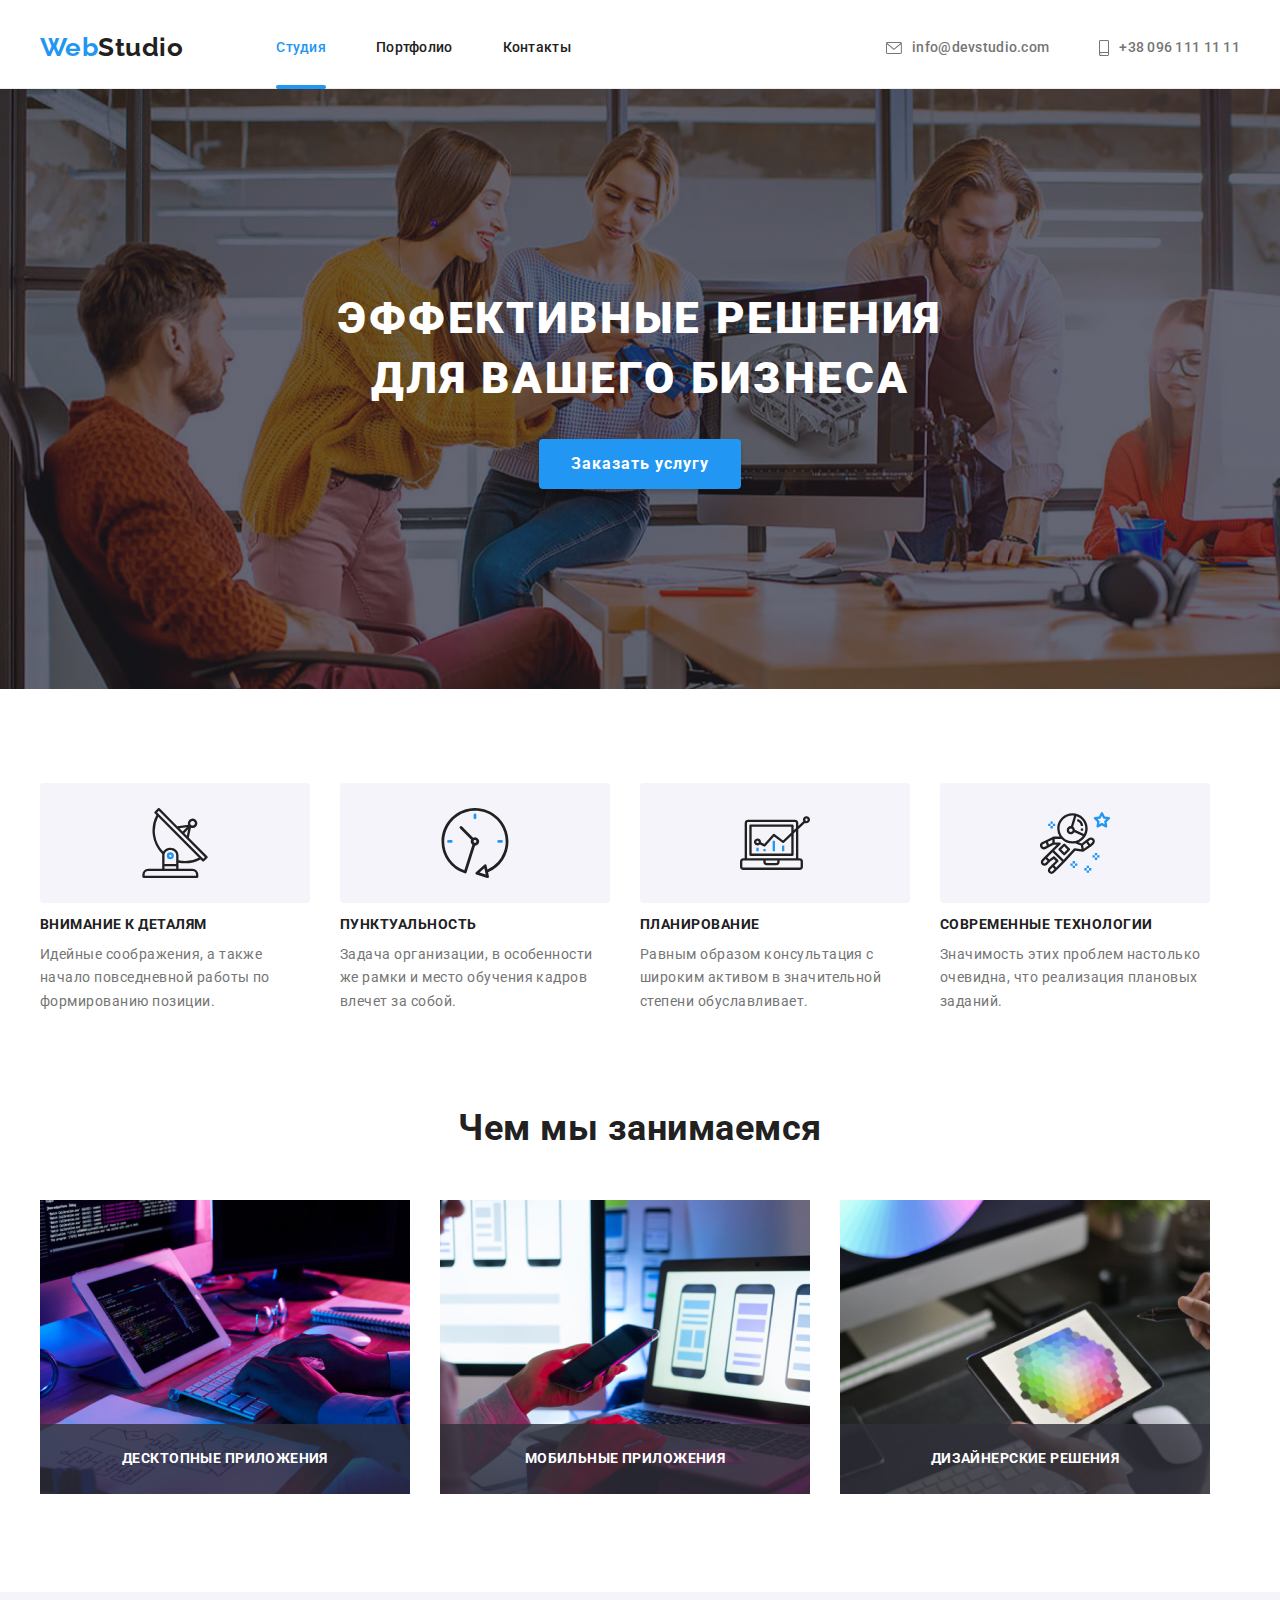
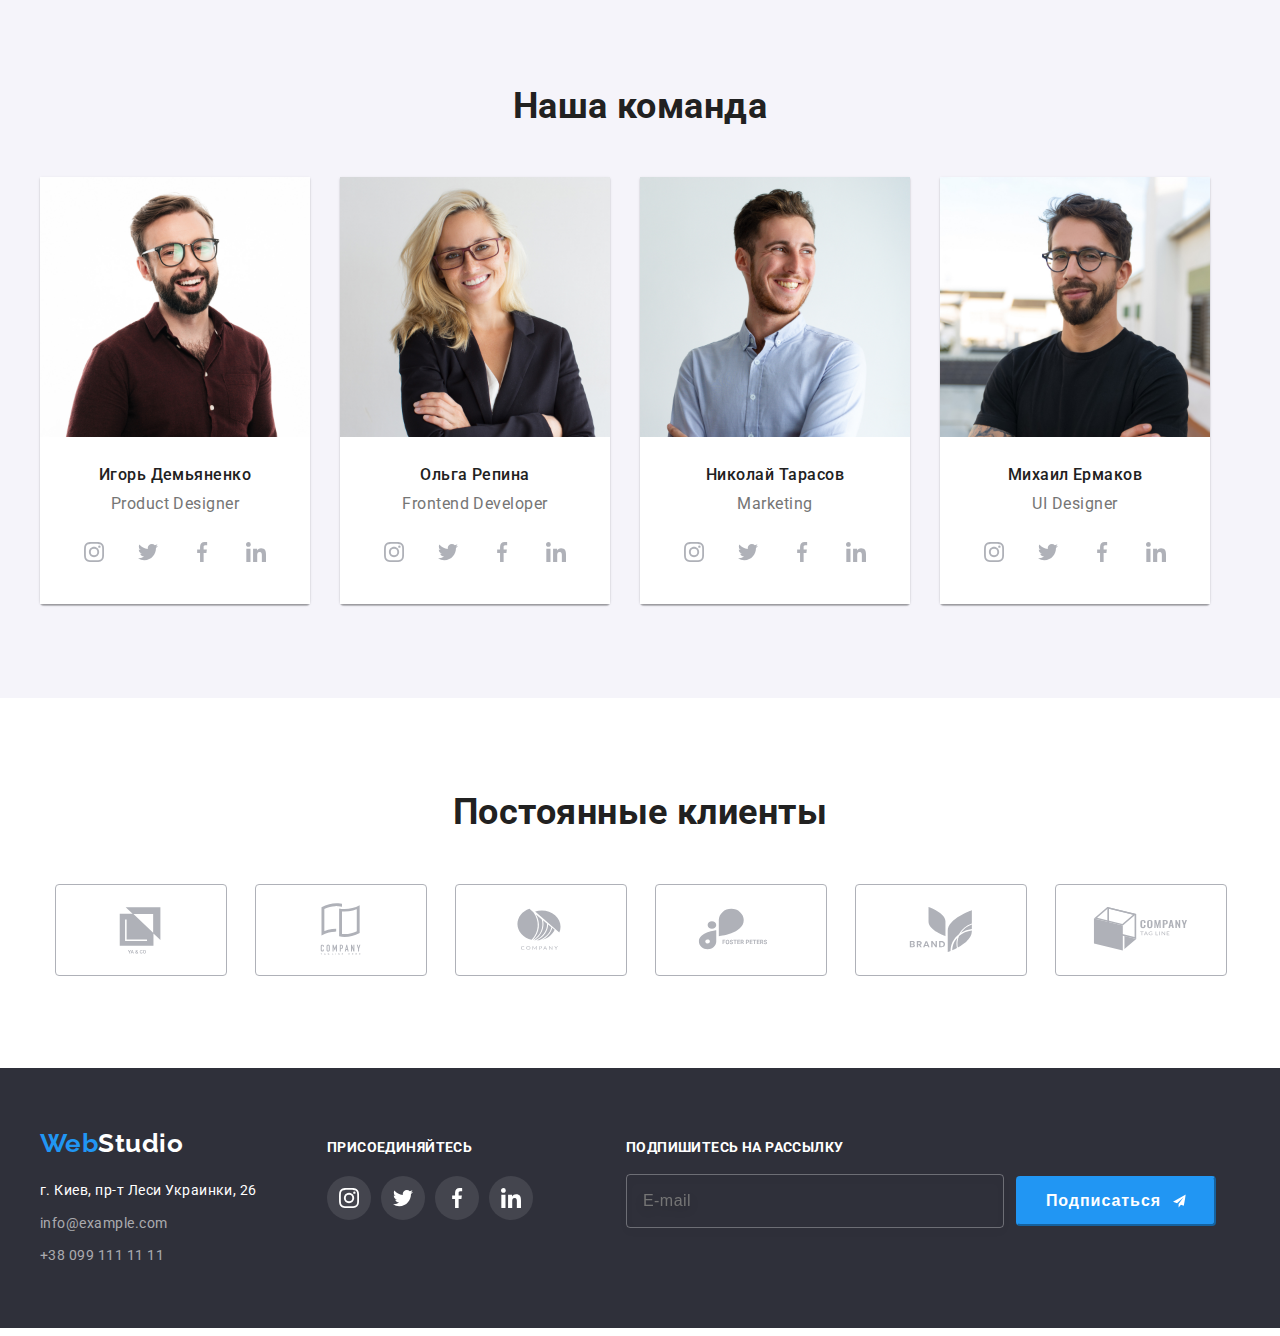
<file: index.html>
<!DOCTYPE html>
<html lang="ru">
<head>
    <meta charset="UTF-8">
    <meta http-equiv="X-UA-Compatible" content="IE=edge">
    <meta name="viewport" content="width=device-width, initial-scale=1.0">
    <title>Webstudio</title>
    <link href="https://fonts.googleapis.com/css2?family=Raleway:wght@700&family=Roboto:wght@400;500;700;900&display=swap" rel="stylesheet">
    <link rel="stylesheet" href="https://cdnjs.cloudflare.com/ajax/libs/modern-normalize/1.1.0/modern-normalize.min.css" integrity="sha512-wpPYUAdjBVSE4KJnH1VR1HeZfpl1ub8YT/NKx4PuQ5NmX2tKuGu6U/JRp5y+Y8XG2tV+wKQpNHVUX03MfMFn9Q==" crossorigin="anonymous" referrerpolicy="no-referrer" />
    <link rel="stylesheet" href="./css/styles.css">
</head>
<body>
   
    <header class="header">
        <div class="container-header">
        <a class="logo" href="./index.html" lang="en"><span class="logo-header">Web</span><span class="second-logo-header">Studio</span></a>
        <nav>
            <ul class="site-nav">
                <li class="site-nav-acent">
                    <a class="site-link-acent" href="./index.html">Студия</a>
                </li>
                <li>
                    <a class="site-link" href="./portfolio.html">Портфолио</a>
                </li>
                <li>
                    <a class="site-link" href="">Контакты</a>
                </li>
            </ul>
        </nav>
        <ul class="auth-nav">
            <li class="item">
        <a class="contacts-header" href="mailto:info@devstudio.com">info@devstudio.com
        <svg class="mail" width="16" height="12">
            <use href="./img/sprite.svg#icon-envelope-hover"></use>
        </svg>
    </a>
    </li>
            <li class="item">
        <a class="contacts-header" href="tel:+380961111111">+38 096 111 11 11       
        <svg class="phone" width="10" height="16">
            <use href="./img/sprite.svg#icon-smartphone"></use>
        </svg>   
    </a>      
    </li>
    </ul>  
    </div> 
    </header>
    
    <main> 
        <section class="hero">
            <h1 class="hero-title">Эффективные решения <br> для вашего бизнеса</h1>
            <button class="hero-button" type="button" data-modal-open>Заказать услугу</button>
        </section>
        
        <section class="section-about" id="about"> 
            <div class="container">
            <h2 hidden>О нас</h2>     
        <ul class="about">
            <li class="about-item">
                <div class="about-image">
                    <svg class="about-icon" width="70" height="70">
                        <use href="./img/sprite.svg#icon-antenna"></use>
                    </svg>
                </div>
                <h3 class="about-title">Внимание к деталям</h3>
                <p class="about-list">Идейные соображения, а также начало повседневной работы по формированию позиции.</p>
            </li>
            <li class="about-item">
                <div class="about-image">
                    <svg class="about-icon"  width="70" height="70">
                        <use href="./img/sprite.svg#icon-clock"></use>
                    </svg>
                </div>
                <h3 class="about-title">Пунктуальность</h3>
                <p class="about-list">Задача организации, в особенности же рамки и место обучения кадров влечет за собой.</p>
            </li>
            <li class="about-item">
                <div class="about-image">
                    <svg class="about-icon"  width="70" height="70">
                        <use href="./img/sprite.svg#icon-diagram"></use>
                    </svg>
                </div>
                <h3 class="about-title">Планирование</h3>
                <p class="about-list">Равным образом консультация с широким активом в значительной степени обуславливает.</p>
            </li>
            <li class="about-item">
                <div class="about-image">
                    <svg class="about-icon"  width="70" height="70">
                        <use href="./img/sprite.svg#icon-astronaut"></use>
                    </svg>
                </div>
                <h3 class="about-title">Современные технологии</h3>
                <p class="about-list">Значимость этих проблем настолько очевидна, что реализация плановых заданий.</p>
            </li>
        </ul>
        </div>  
        </section>
        
        
        <section class="portfolio" id="portfolio">
            <div class="container">
            <h2  class="portfolio-title">Чем мы занимаемся</h2>
            <ul class="portfolio-list">
                <li class="portfolio-foto">
                    <img 
                    src="./img/portfolio/img1.jpg" alt="руки печатают код на клавиатуре"
                    width="370"
                    />
                    <div class="over-thumb"> 
                    <p class="portfolio-text">ДЕСКТОПНЫЕ ПРИЛОЖЕНИЯ</p>
                </div>
                </li>
                <li class="portfolio-foto">
                    <img 
                    src="./img/portfolio/img2.jpg" alt="руки держат телефон"
                    width="370"
                    />
                    <div class="over-thumb"> 
                    <p class="portfolio-text">МОБИЛЬНЫЕ ПРИЛОЖЕНИЯ</p>
                </div>
                </li >
                <li class="portfolio-foto">
                    <img 
                    src="./img/portfolio/img3.jpg" alt="выбор цвета на планшете"
                    width="370"
                    />
                    <div class="over-thumb"> 
                    <p class="portfolio-text">ДИЗАЙНЕРСКИЕ РЕШЕНИЯ</p>
                </div>
                </li>
            </ul>
        </div>
        </section>
       
       
        <section class="team" id="team">
            <div class="container">
            <h2 class="team-title">Наша команда</h2>
            <ul class="team-list">
                <li class="team-foto">
                    <img 
                    src="./img/team/igor.jpg" alt="Игорь Демьяненко"
                    width="270"
                    />
                    <div class="team-div">
                    <h3 class="team-name">Игорь Демьяненко</h3>
                    <p class="team-profession" lang="en">Product Designer</p>
                    <ul class="social-list list">
                        <li class="social-list-item">
                            <a class="social-list-link" href=""> 
                                <svg class="social-list-icon" width="20" height="20">
                                    <use href="./img/sprite.svg#icon-instagram-1"></use>
                                </svg>
                            </a>
                         </li>
                        <li class="social-list-item">
                            <a class="social-list-link" href="">
                        <svg class="social-list-icon" width="20" height="20">
                            <use href="./img/sprite.svg#icon-twitter"></use>
                        </svg>
                              </a>
                        </li>
                        <li  class="social-list-item">
                            <a class="social-list-link" href="">
                        <svg class="social-list-icon" width="20" height="20">
                            <use href="./img/sprite.svg#icon-facebook"></use>
                        </svg>
                            </a>
                        </li>
                        <li class="social-list-item">
                            <a class="social-list-link" href="">
                        <svg class="social-list-icon" width="20" height="20">
                            <use href="./img/sprite.svg#icon-linkedin"></use>
                        </svg>
                            </a>
                        </li>
                    </ul>

                    </div>
                </li>
                <li class="team-foto">
                    <img 
                    src="./img/team/olga.jpg" alt="Ольга Репина"
                    width="270"
                    />
                    <div class="team-div">
                    <h3 class="team-name">Ольга Репина</h3>
                    <p class="team-profession" lang="en">Frontend Developer</p>
                    <ul class="social-list list">
                        <li class="social-list-item">
                            <a class="social-list-link" href=""> 
                                <svg class="social-list-icon" width="20" height="20">
                                    <use href="./img/sprite.svg#icon-instagram-1"></use>
                                </svg>
                            </a>
                         </li>
                        <li class="social-list-item">
                            <a class="social-list-link" href="">
                        <svg class="social-list-icon" width="20" height="20">
                            <use href="./img/sprite.svg#icon-twitter"></use>
                        </svg>
                              </a>
                        </li>
                        <li class="social-list-item">
                            <a class="social-list-link" href="">
                        <svg class="social-list-icon" width="20" height="20">
                            <use href="./img/sprite.svg#icon-facebook"></use>
                        </svg>
                            </a>
                        </li>
                        <li class="social-list-item">
                            <a class="social-list-link" href="">
                        <svg class="social-list-icon" width="20" height="20">
                            <use href="./img/sprite.svg#icon-linkedin"></use>
                        </svg>
                            </a>
                        </li>
                    </ul>
                    </div>  
                </li>
                <li class="team-foto">
                    <img 
                    src="./img/team/nikolay.jpg" alt="Николай Тарасов"
                    width="270"
                    />
                    <div class="team-div">
                    <h3 class="team-name">Николай Тарасов</h3>
                    <p class="team-profession" lang="en">Marketing</p>
                    <ul class="social-list list">
                        <li class="social-list-item">
                            <a class="social-list-link" href=""> 
                                <svg class="social-list-icon" width="20" height="20">
                                    <use href="./img/sprite.svg#icon-instagram-1"></use>
                                </svg>
                            </a>
                         </li>
                        <li class="social-list-item">
                            <a class="social-list-link" href="">
                        <svg class="social-list-icon" width="20" height="20">
                            <use href="./img/sprite.svg#icon-twitter"></use>
                        </svg>
                              </a>
                        </li>
                        <li class="social-list-item" >
                            <a class="social-list-link" href="">
                        <svg class="social-list-icon" width="20" height="20">
                            <use href="./img/sprite.svg#icon-facebook"></use>
                        </svg>
                            </a>
                        </li>
                        <li class="social-list-item">
                            <a class="social-list-link" href="">
                        <svg class="social-list-icon" width="20" height="20">
                            <use href="./img/sprite.svg#icon-linkedin"></use>
                        </svg>
                            </a>
                        </li>
                    </ul>
                    </div>
                </li>
                <li class="team-foto">
                    <img 
                    src="./img/team/michail.jpg" alt="Михаил Ермаков"
                    width="270"
                    />
                    <div class="team-div">
                    <h3 class="team-name">Михаил Ермаков</h3>
                    <p class="team-profession" lang="en">UI Designer</p>
                    <ul class="social-list list">
                        <li class="social-list-item">
                            <a class="social-list-link" href=""> 
                                <svg class="social-list-icon" width="20" height="20">
                                    <use href="./img/sprite.svg#icon-instagram-1"></use>
                                </svg>
                            </a>
                         </li>
                        <li class="social-list-item">
                            <a class="social-list-link" href="">
                        <svg class="social-list-icon" width="20" height="20">
                            <use href="./img/sprite.svg#icon-twitter"></use>
                        </svg>
                              </a>
                        </li>
                        <li class="social-list-item" >
                            <a class="social-list-link" href="">
                        <svg class="social-list-icon" width="20" height="20">
                            <use href="./img/sprite.svg#icon-facebook"></use>
                        </svg>
                            </a>
                        </li>
                        <li class="social-list-item">
                            <a class="social-list-link" href="">
                        <svg class="social-list-icon" width="20" height="20">
                            <use href="./img/sprite.svg#icon-linkedin"></use>
                        </svg>
                            </a>
                        </li>
                    </ul>
                    </div> 
                </li>
            </ul>
        </div>
        </section>
        <section class="clients">
            <div class="container">
            <h2 class="clients-title">Постоянные клиенты</h2>
            <ul class="clients-list">
                <li class="clients-item">
                    <a href="#" class="clients-link">
                    <svg class="clients-icon" width="106" height="60">
                        <use href="./img/sprite.svg#icon-Logo1"></use>
                    </svg>
                    </a>
                </li>
                <li class="clients-item">
                    <a href="#" class="clients-link">
                    <svg class="clients-icon" width="106" height="60">
                        <use  href="./img/sprite.svg#icon-Logo2"></use>
                    </svg>
                    </a>
                </li>
                <li class="clients-item">
                    <a href="" class="clients-link">
                    <svg class="clients-icon" width="106" height="60">
                        <use  href="./img/sprite.svg#icon-Logo3"></use>
                    </svg>
                    </a>
                </li>
                <li class="clients-item">
                    <a href="" class="clients-link">
                    <svg class="clients-icon" width="106" height="60">
                        <use  href="./img/sprite.svg#icon-Logo4"></use>
                    </svg>
                    </a>
                </li>
                <li class="clients-item">
                    <a href="" class="clients-link">
                    <svg class="clients-icon" width="106" height="60">
                        <use  href="./img/sprite.svg#icon-Logo5"></use>
                    </svg>
                    </a>
                </li>
                <li class="clients-item">
                    <a href="" class="clients-link">
                    <svg class="clients-icon" width="106" height="60">
                        <use  href="./img/sprite.svg#icon-Logo6"></use>
                    </svg>
                    </a>
                </li>
            </ul>
            </div>
        </section>
    
    </main>
    
    
    <footer class="footer">
        <div class="container footer-container">
        <div class="div-footer-adress">
        <a class="logo-footer" href="./index.html" lang="en"><span class="first-logo-footer">Web</span><span class="second-logo-footer">Studio</span></a>
        <address>
            <ul class="footer-list">
                <li class="footer-item">
                    <a class="footer-adress" href="https://goo.gl/maps/wfTjj3yzRc8zub3m8"
                    target="_blank"
                    rel="noopener noreferrer"
                    >г. Киев, пр-т Леси Украинки, 26</a> 
                </li>
                <li class="footer-item">
                    <a class="footer-contacts" href="mailto:info@example.com">info@example.com</a> 
                </li>
                <li class="footer-item">
                    <a class="footer-contacts" href="tel:+380991111111">+38 099 111 11 11</a> 
                </li>
            </ul>
        </address>
        </div>
            <div class="footer-social-links" >
            <h3 class="footer-title">ПРИСОЕДИНЯЙТЕСЬ</h3>
            <ul class="footer-social-list">
                <li class="footer-social-item">
                    <a class="footer-social-link" href="">
                <svg class="footer-social-icon" width="20" height="20">
                    <use href="./img/sprite.svg#icon-instagram-footer"></use>
                </svg>
            </a>
                </li>
                <li class="footer-social-item">
                    <a class="footer-social-link" href="">
                <svg class="footer-social-icon" width="20" height="20">
                    <use href="./img/sprite.svg#icon-twitter-footer"></use>
                </svg>
            </a>
                </li>
                <li class="footer-social-item">
                    <a class="footer-social-link" href="">
                <svg class="footer-social-icon" width="20" height="20">
                    <use href="./img/sprite.svg#icon-facebook-footer"></use>
                </svg>
            </a>
                </li>
                <li class="footer-social-item">
                    <a class="footer-social-link" href="">
                <svg class="footer-social-icon"width="20" height="20">
                    <use href="./img/sprite.svg#icon-linkedin-footer"></use>
                </svg>
            </a>
                </li>
            </ul>
            </div>
            <div class="footer-email-div">
                <h3 class="footer-title">ПОДПИШИТЕСЬ НА РАССЫЛКУ</h3>
                
                <form class="footer-email-form">
                    <label class="footer-form-field">
                        <input 
                        name="user_email" 
                        class="footer-form-input" 
                        type="email" 
                        required 
                        placeholder="E-mail"
                        />
                    </label>
                        <button class="telegram-follow">Подписаться
                        <svg class="telegram-follow-icon" width="24" height="24">
                            <use href="./img/sprite.svg#icon-icon-send"></use>
                        </svg>
                        </button>
                </form>
            
            </div>
        </div>
        
    </footer>
<div class="backdrop is-hidden" data-modal>
    <div class="modal">
<button type="button" class="modal-close" data-modal-close>
<svg class="close-icon">
    <use href="./img/sprite.svg#icon-Vector" width="12" height="12" ></use>
</svg>
</button>
<p class="hero-form-title">Оставьте свои данные, мы вам перезвоним</p>
<form class="hero-form">
    <label class="hero-form-field">
        <span class="hero-form-label">Имя</span>
        <span class="hero-form-div">
        <input 
        name="user_name"
        class="hero-form-input" 
        type="text"
        required 
        placeholder=""
        />
        <svg class="hero-form-icon">
            <use href="./img/sprite.svg#name-form" width="12" height="12" ></use>
        </svg>
        </span>
    </label>
    <label class="hero-form-field">
        <span class="hero-form-label">Телефон</span>
        <span class="hero-form-div">
        <input 
        name="user_phone" 
        class="hero-form-input" 
        type="tel"
        required 
        placeholder=""
        />
        <svg class="hero-form-icon">
            <use href="./img/sprite.svg#phone-form" width="12" height="12" ></use>
        </svg>
        </span>
    </label>
    <label class="hero-form-field">
        <span class="hero-form-label">Почта</span>
        <span class="hero-form-div">
        <input 
        name="user_email"
        class="hero-form-input" 
        type="text"
        required 
        placeholder=""
        />
        <svg class="hero-form-icon">
            <use href="./img/sprite.svg#email-form" width="12" height="12" ></use>
        </svg>
        </span>
    </label>
    <label class="hero-form-field">
        <span class="hero-form-label">Комментарий</span>
    <textarea
        name="user_message"
        class="hero-form-message"
        placeholder="Введите текст"
    ></textarea>
    </label>
    <div class="hero-form-checkbox"> 
        <input 
        type="checkbox"
        class="hero-form-input-checkbox visually-hiden"
        name="accept-policy"
        required 
        id="policy-checkbox"
        />
        <label for="policy-checkbox" class="hero-form-field-checkbox"
        >Соглашаюсь с рассылкой и принимаю&nbsp; <a class="policy-checkbox-title" href="">Условия договора</a></label
        >
        <button type="submit" class="hero-form-btn">Отправить</button>

    </div>
</form>
</div>

</div>

<script src="./js/modal.js"></script>
</body>
</html>
</file>
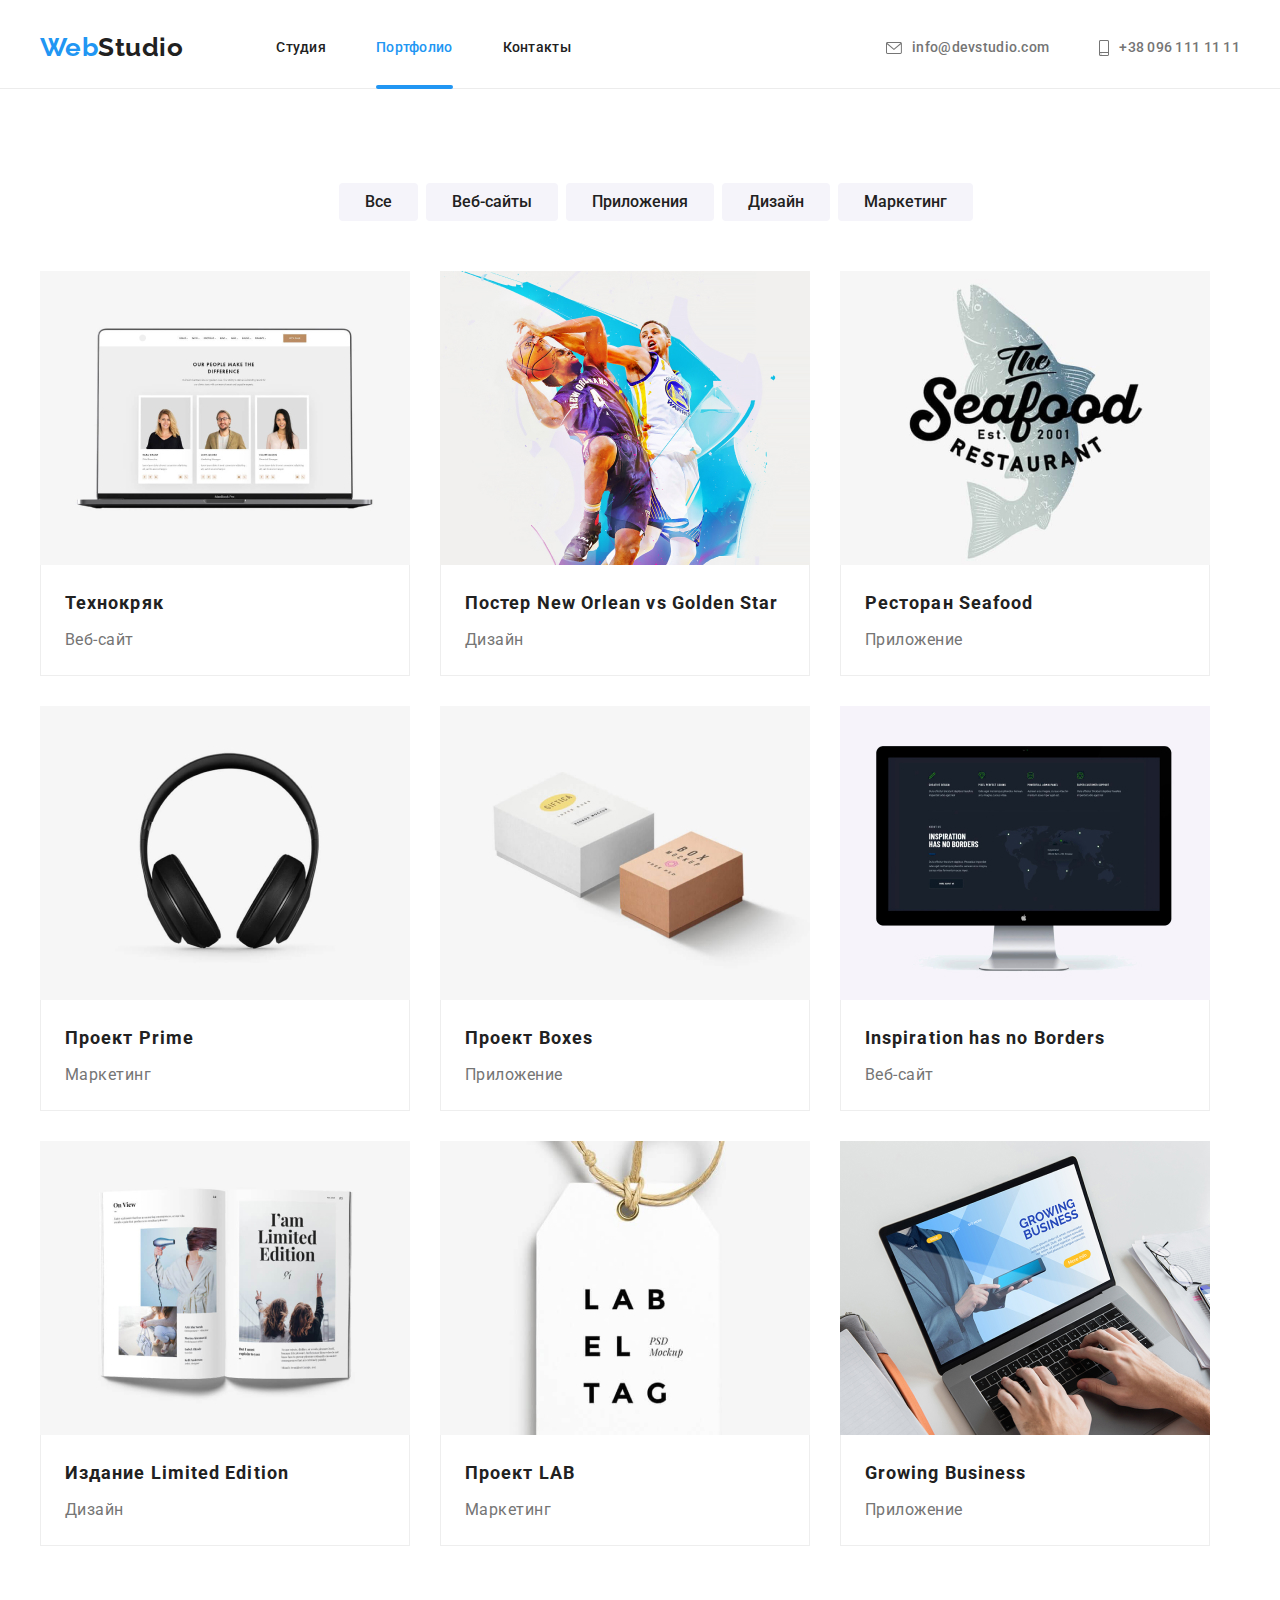
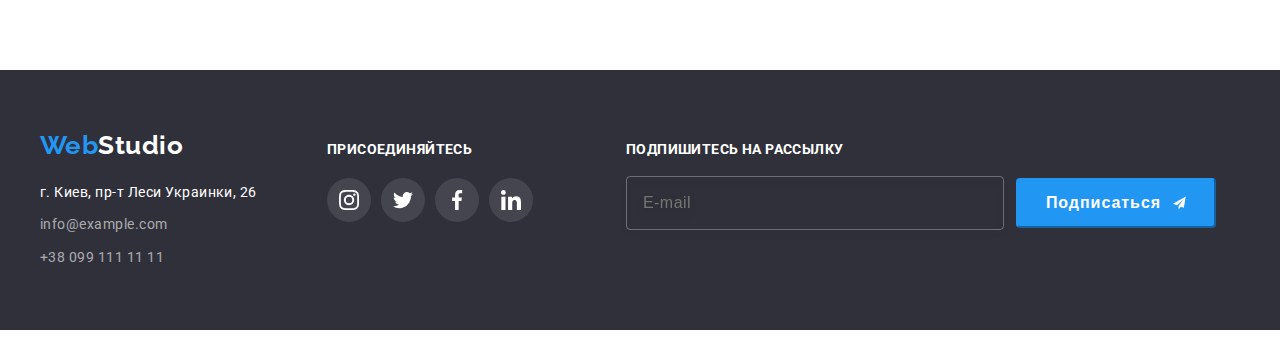
<file: portfolio.html>
<!DOCTYPE html>
<html lang="ru">
<head>
    <meta charset="UTF-8">
    <meta http-equiv="X-UA-Compatible" content="IE=edge">
    <meta name="viewport" content="width=device-width, initial-scale=1.0">
    <title>Портфолио</title>
    <link href="https://fonts.googleapis.com/css2?family=Raleway:wght@700&family=Roboto:wght@400;500;700;900&display=swap" rel="stylesheet">
    <link rel="stylesheet" href="https://cdnjs.cloudflare.com/ajax/libs/modern-normalize/1.1.0/modern-normalize.min.css" integrity="sha512-wpPYUAdjBVSE4KJnH1VR1HeZfpl1ub8YT/NKx4PuQ5NmX2tKuGu6U/JRp5y+Y8XG2tV+wKQpNHVUX03MfMFn9Q==" crossorigin="anonymous" referrerpolicy="no-referrer" />
    <link rel="stylesheet" href="./css/styles.css">
</head>
<body>
    <header class="header">
        <div class="container-header">
        <a class="logo" href="./index.html" lang="en"><span class="logo-header">Web</span><span class="second-logo-header">Studio</span></a>
        <nav>
            <ul class="site-nav">
                <li>
                    <a class="site-link" href="./index.html">Студия</a>
                </li>
                <li class="site-nav-acent">
                    <a class="site-link-acent" href="./portfolio.html">Портфолио</a>
                </li>
                <li>
                    <a class="site-link" href="">Контакты</a>
                </li>
            </ul>
        </nav>
        <ul class="auth-nav">
            <li class="item">
        <a class="contacts-header" href="mailto:info@devstudio.com">info@devstudio.com
        <svg class="mail" width="16" height="12">
            <use href="./img/sprite.svg#icon-envelope-hover"></use>
        </svg>
    </a>
    </li>
            <li class="item">
        <a class="contacts-header" href="tel:+380961111111">+38 096 111 11 11       
        <svg class="phone" width="10" height="16">
            <use href="./img/sprite.svg#icon-smartphone"></use>
        </svg>   
    </a>      
    </li>
    </ul>  
    </div> 
    </header>
    
    <main>
            <section class="projects">
                <div class="container">
            <h1 hidden>Меню</h1>
            <ul class="menu-list">
                <li>
                    <button class="menu-button" type="button">Все</button>
                </li>
                <li>
                    <button class="menu-button" type="button">Веб-сайты</button>
                </li>
                <li>
                    <button class="menu-button"  type="button">Приложения</button>
                </li>
                <li>
                    <button class="menu-button"  type="button">Дизайн</button>
                </li>
                <li><button class="menu-button"  type="button">Маркетинг</button>
                </li>
            </ul>
                                 
            <ul class="projects-list">
                <li class="projects-foto">
                    <a class="projects-link" href=""> 
                        <div class="div-text-wrapper">
                        <img 
                        src="img/portfolio/portfolio1.jpg" 
                        alt="сайт на ноутбуке"
                        width="370"
                        />  
                        <p class="overlay">Ресурс предлагает комплексные предложения с разным уровнем функционала и сервисов. Все это позволит посетителю получить исчерпывающие сведения о компании или частном лице.</p>                      
                    </div>
                    <div class="div-projects">
                    <h2 class="projects-title">Технокряк</h2>
                    <p class="projects-filter">Веб-сайт</p>
                </div>
            </a>
                </li>
                <li class="projects-foto">
                    <a class="projects-link" href=""> 
                        <div class="div-text-wrapper">
                        <img 
                        src="img/portfolio/portfolio2.jpg" 
                        alt="два баскетболиста играют в баскетбол"
                        width="370"
                        />                        
                        <p class="overlay">Ресурс предлагает комплексные предложения с разным уровнем функционала и сервисов. Все это позволит посетителю получить исчерпывающие сведения о компании или частном лице.</p>                      
                    </div>
                    <div class="div-projects">
                    <h2 class="projects-title">Постер New Orlean vs Golden Star</h2>
                    <p class="projects-filter">Дизайн</p>
                </div>
            </a>
                </li>
                <li class="projects-foto">
                    <a class="projects-link" href=""> 
                        <div class="div-text-wrapper">
                        <img 
                        src="img/portfolio/portfolio3.jpg" 
                        alt="логотип ресторана в виде рыбы с надписью"
                        width="370"
                        />                        
                     <p class="overlay">Ресурс предлагает комплексные предложения с разным уровнем функционала и сервисов. Все это позволит посетителю получить исчерпывающие сведения о компании или частном лице.</p>                      
                    </div>
                    <div class="div-projects">
                    <h2 class="projects-title">Ресторан Seafood</h2>
                    <p class="projects-filter">Приложение</p>
                </div>
            </a>
                </li>
                <li class="projects-foto">
                    <a class="projects-link" href=""> 
                        <div class="div-text-wrapper">
                        <img 
                        src="img/portfolio/portfolio4.jpg" 
                        alt="Черные наушники"
                        width="370"
                        />                        
                     <p class="overlay">Ресурс предлагает комплексные предложения с разным уровнем функционала и сервисов. Все это позволит посетителю получить исчерпывающие сведения о компании или частном лице.</p>                      
                    </div>
                    <div class="div-projects">
                    <h2 class="projects-title">Проект Prime</h2>
                    <p class="projects-filter">Маркетинг</p> 
                </div>
            </a>
                </li>
                <li class="projects-foto">
                    <a class="projects-link" href=""> 
                        <div class="div-text-wrapper">
                        <img 
                        src="img/portfolio/portfolio5.jpg" 
                        alt="Две коробки. Одна коробка белая и вторая коробка бежевая"
                        width="370"
                        />                        
                     <p class="overlay">Ресурс предлагает комплексные предложения с разным уровнем функционала и сервисов. Все это позволит посетителю получить исчерпывающие сведения о компании или частном лице.</p>                      
                    </div>
                    <div class="div-projects">
                    <h2 class="projects-title">Проект Boxes</h2>
                    <p class="projects-filter">Приложение</p>
                </div>
            </a>
                </li>
                <li class="projects-foto">
                    <a class="projects-link" href=""> 
                        <div class="div-text-wrapper">
                        <img 
                        src="img/portfolio/portfolio6.jpg" 
                        alt="Монитор с темным экраном"
                        width="370"
                        />                        
                    <p class="overlay">Ресурс предлагает комплексные предложения с разным уровнем функционала и сервисов. Все это позволит посетителю получить исчерпывающие сведения о компании или частном лице.</p>                      
                    </div>
                    <div class="div-projects">
                    <h2 class="projects-title">Inspiration has no Borders</h2>
                    <p class="projects-filter">Веб-сайт</p>
                </div>
                </a>
                </li>
                <li class="projects-foto">
                    <a class="projects-link" href=""> 
                        <div class="div-text-wrapper">
                        <img 
                        src="img/portfolio/portfolio7.jpg" 
                        alt="разворот глянцевого журнала"
                        width="370"
                        />                        
                   <p class="overlay">Ресурс предлагает комплексные предложения с разным уровнем функционала и сервисов. Все это позволит посетителю получить исчерпывающие сведения о компании или частном лице.</p>                      
                    </div>
                    <div class="div-projects">
                    <h2 class="projects-title">Издание Limited Edition</h2>
                    <p class="projects-filter">Дизайн</p>
                </div>
            </a>
                </li>
                <li class="projects-foto">
                    <a class="projects-link" href=""> 
                        <div class="div-text-wrapper">
                        <img 
                        src="img/portfolio/portfolio8.jpg" 
                        alt="этикетка проекта LAB"
                        width="370"
                        />                        
                     <p class="overlay">Ресурс предлагает комплексные предложения с разным уровнем функционала и сервисов. Все это позволит посетителю получить исчерпывающие сведения о компании или частном лице.</p>                      
                    </div>
                    <div class="div-projects">
                    <h2 class="projects-title">Проект LAB</h2>
                    <p class="projects-filter">Маркетинг</p>
                </div>
            </a>
                </li>
                <li class="projects-foto">
                    <a class="projects-link" href=""> 
                    <div class="div-text-wrapper">
                        <img 
                        src="img/portfolio/portfolio9.jpg" 
                        alt="руки печатают на клавиатуре ноутбука"
                        width="370"
                        />                        
                     <p class="overlay">Ресурс предлагает комплексные предложения с разным уровнем функционала и сервисов. Все это позволит посетителю получить исчерпывающие сведения о компании или частном лице.</p>                      
                    </div>
                    <div class="div-projects">
                    <h2 class="projects-title">Growing Business</h2>
                    <p class="projects-filter">Приложение</p>
                </div>
            </a>
                </li>

            </ul>
        </div>
        </section>
   
    </main>
    
    <footer class="footer">
        <div class="container footer-container">
        <div class="div-footer-adress">
        <a class="logo-footer" href="./index.html" lang="en"><span class="first-logo-footer">Web</span><span class="second-logo-footer">Studio</span></a>
        <address>
            <ul class="footer-list">
                <li class="footer-item">
                    <a class="footer-adress" href="https://goo.gl/maps/wfTjj3yzRc8zub3m8"
                    target="_blank"
                    rel="noopener noreferrer"
                    >г. Киев, пр-т Леси Украинки, 26</a> 
                </li>
                <li class="footer-item">
                    <a class="footer-contacts" href="mailto:info@example.com">info@example.com</a> 
                </li>
                <li class="footer-item">
                    <a class="footer-contacts" href="tel:+380991111111">+38 099 111 11 11</a> 
                </li>
            </ul>
        </address>
        </div>
            <div class="footer-social-links" >
            <h3 class="footer-title">ПРИСОЕДИНЯЙТЕСЬ</h3>
            <ul class="footer-social-list">
                <li class="footer-social-item">
                    <a class="footer-social-link" href="">
                <svg class="footer-social-icon" width="20" height="20">
                    <use href="./img/sprite.svg#icon-instagram-footer"></use>
                </svg>
            </a>
                </li>
                <li class="footer-social-item">
                    <a class="footer-social-link" href="">
                <svg class="footer-social-icon" width="20" height="20">
                    <use href="./img/sprite.svg#icon-twitter-footer"></use>
                </svg>
            </a>
                </li>
                <li class="footer-social-item">
                    <a class="footer-social-link" href="">
                <svg class="footer-social-icon" width="20" height="20">
                    <use href="./img/sprite.svg#icon-facebook-footer"></use>
                </svg>
            </a>
                </li>
                <li class="footer-social-item">
                    <a class="footer-social-link" href="">
                <svg class="footer-social-icon"width="20" height="20">
                    <use href="./img/sprite.svg#icon-linkedin-footer"></use>
                </svg>
            </a>
                </li>
            </ul>
            </div>
            <div class="footer-email-div">
                <h3 class="footer-title">ПОДПИШИТЕСЬ НА РАССЫЛКУ</h3>
                
                <form class="footer-email-form">
                    <label class="footer-form-field">
                        <input 
                        name="user_email" 
                        class="footer-form-input" 
                        type="email" 
                        required 
                        placeholder="E-mail"
                        />
                    </label>
                    <button class="telegram-follow">Подписаться
                        <svg class="telegram-follow-icon" width="24" height="24">
                            <use href="./img/sprite.svg#icon-icon-send"></use>
                        </svg>
                    </button>
                </form>
            
            </div>
        </div>
        
    </footer>
</body>
</html>
</file>
<file: css/styles.css>
/* main color: #212121 */
/*second color: #757575  */
/* fon #F5F4FA */
/* white #FFFFFF */
/* accent #2196F3 */

:root {
    --title-color: #212121;
    --special-title-color:#FFFFFF;
    --primary-text-color: #757575;
    --accent-color: #2196F3;
    --primary-bgc: #FFFFFF;
    --secondary-bgc: #F5F4FA;
    --hero-bgc: #2F303A;
}

/*ГЛАВНАЯ*/

body {
    color: #2a2a2a;
    background-color: #fff;
    font-family: Roboto; sans-serif; 
    letter-spacing: 0.03em;
    margin-right: auto;
    margin-left: auto;
    
    

}
/* start header*/
.container {
    
    text-decoration: none;
    margin-top: 0px;
    margin-bottom: 0px;
    margin-right: auto;
    margin-left: auto;
    padding-left: 15px;
    padding-right: 15px;
    width: 1200px;
    
}
.ul, .ol, .h1, .h2, .h3, .h4 {
    margin-top: 0px;
    margin-bottom: 0px;
    padding-left: 0px;
}
.header {
    border-bottom: 1px solid #ECECEC;
    
}
.container-header {
   
    display: flex;
    align-items: center;
    text-decoration: none;
    margin-top: 0px;
    margin-bottom: 0px;
    margin-right: auto;
    margin-left: auto;
    padding-left: 15px;
    padding-right: 15px;
    width: 1200px;
    
    }
.logo {
    text-decoration: none;
    padding-top: 24px;
    padding-bottom: 25px; 
    margin-right: 93px;
}

.logo-header {
    color: var(--accent-color);
    font-family: Raleway; sans-serif;
    font-style: normal;
    font-weight: bold;
    font-size: 26px;
    line-height: 1.19;
    text-decoration: none;
    }
.second-logo-header {
    font-family: Raleway; sans-serif;
    font-style: normal;
    font-weight: bold;
    font-size: 26px;
    line-height: 1.19;
    text-decoration: none;
    color: var(--title-color);
    
}
.about, .portfolio-list,.footer-social-list, .clients-list, .social-list, .team-list, .footer, .footer-social, .footer-list, .site-nav, .auth-nav, .menu-list, .projects-list{
    list-style: none;
   
}

.site-nav{
    display: flex;
    padding-left: 0px;
    
}
.site-nav li {
    margin-right: 50px;
}

.site-link{
    color: #212121;
    font-weight: 500;
    font-size: 14px;
    line-height: 1.14;
    letter-spacing: 0.02em;
    text-decoration: none;
    display: block;
    transition: color 250ms cubic-bezier(0.4, 0, 0.2, 1);
   
}
.site-link:hover, .site-link:focus {
    color: var(--accent-color);
    text-decoration: none;
    
}
.site-nav-acent{
   
    position: relative;
}
.site-nav-acent::after{
    content: "";
    display: block;
    width: 100%;
    height: 4px;
    border-radius: 2px;
    background-color: var(--accent-color);
    position: absolute;
    top: 45px;
    
}
.site-link-acent {
    color: var(--accent-color);
    text-decoration: none;
    font-weight: 500;
    font-size: 14px;
    line-height: 1.14;
    letter-spacing: 0.02em;
    text-decoration: none;
    display: block;
    
}
.contacts-header {
    color: #757575;
    font-weight: 500;
    font-size: 14px;
    line-height: 1.14;
    letter-spacing: 0.02em;
    margin: 0; 
    text-decoration: none;
    display: flex;
    flex-direction: row-reverse;
    justify-content: center;
    align-items: center;
    transition: color 250ms cubic-bezier(0.4, 0, 0.2, 1);
          
}
.auth-nav {
    display: flex;
    margin-left: auto;
}
.auth-nav .item + .item {
    margin-left: 50px;
}
.contacts-header:hover, .contacts-header:focus {
    color:#2196F3;
}
.contacts-header:hover .phone,
.contacts-header:focus .phone{
    
    fill:#2196F3;
}
.contacts-header:hover .mail,
.contacts-header:focus .mail{
    
    fill:#2196F3;
}


.mail, .phone {
    margin-right: 10px;
    fill: #757575;
}

/* end header*/
/* start hero*/
.hero {
    background-color: #C4C4C4;
    padding-top: 200px;
    padding-bottom: 200px;
    background-image: linear-gradient(rgba(47, 48, 58, 0.4),rgba(47, 48, 58, 0.4)),url(../img/hero.jpg);
    margin-left: auto;
    margin-right: auto;
    max-width: 1600px;
    background-repeat: no-repeat;
    
    
    
}
.hero-title {
    color: var(--special-title-color);
    font-style: normal;
    font-weight: 900;
    font-size: 44px;
    line-height: 1.36;
    letter-spacing: 0.06em;
    text-transform: uppercase;
    text-align: center;
    margin-top: 0px;
    margin-bottom: 30px;
    
    
    
   }
.hero-button {
    color: var(--special-title-color);
    background-color: var(--accent-color);
    font-family: Roboto;
    font-style: normal;
    font-weight: bold;
    font-size: 16px;
    line-height: 1.87;
    letter-spacing: 0.06em;
    background: #2196F3;
    margin: auto;
    height: 50px;
    padding: 10px 32px 10px 32px;
    display: block;
    margin: auto;
    box-shadow: 0px 4px 4px rgba(0, 0, 0, 0.15);
    border: #2196F3;
    border-radius: 4px;
    }


/* end hero*/
/* start  about*/
.about, .portfolio, .header {
    background-color: var(--primary-bgc);
    margin: 0;
    padding-left: 0px;
    
}
.section-about{
    
    padding-top: 94px;
    padding-bottom: 94px;
}
.about {
    display: flex;
    
        
}
.about-image{
    background: #F5F4FA;
    border-radius: 4px;
    display: flex;
    align-items: center;
    justify-content: center;
    height: 120px;

    
} 
.about-item {
    margin-right: 30px;
    width: 270px;
}
.about-item:nth-child(4n){
    margin-right: 0px;
}
.about-icon{
    background: #F5F4FA;
    border-radius: 4px;
    
}
.about-title{
    color: var(--title-color);
    font-weight: bold;
    font-size: 14px;
    line-height: 1.14;
    text-transform: uppercase;
    margin-bottom: 0px;
    
    
}
.about-list {
    color: var(--primary-text-color);
    font-weight: normal;
    font-size: 14px;
    line-height: 1.7;
    margin-top: 10px;
    margin-bottom: 0px;
}
/* end about*/
/* start portfolio*/

.portfolio{
    
    padding-bottom: 94px;
}
.portfolio-title{
    color: var(--title-color);
    font-weight: bold;
    font-size: 36px;
    line-height: 1.16;
    text-align: center;
    margin-top: 0px;
    margin-bottom: 0px;
}
.portfolio-list{
    padding-left: 0px;
    margin-top: 50px;
    margin-bottom: 0px;
    display: flex;
}
  .portfolio-foto{
      margin-right: 30px;
      position: relative;
      
  }
  
  .over-thumb{
      position: absolute;
      width: 370px;
      height: 70px;
      background-color: rgba(47, 48, 58, 0.8);
      display: flex;
      align-items: center;
      justify-content: center;
      left: 0;
      top:224px;
    
  }
  .portfolio-text{
    font-family: 'Roboto';
    font-style: normal;
    font-weight: 700;
    font-size: 14px;
    line-height: 1.14;
    text-align: center;
    letter-spacing: 0.03em;
    text-transform: uppercase;
    margin:0;
    color: var(--special-title-color);
        }
/* end portfolio*/
/* start team*/
.team {
    background-color: var(--secondary-bgc);
    
    padding-bottom: 94px;
    padding-top: 94px;
       
}
.team-list{
    padding-left: 0px;
    margin-bottom: 0px;
    margin-top: 50px;
    display: flex;
      
    

}
.team-foto{
    margin-right: 30px;
    box-shadow: 0px 1px 3px rgba(0, 0, 0, 0.12), 0px 1px 1px rgba(0, 0, 0, 0.14), 0px 2px 1px rgba(0, 0, 0, 0.2);
    border-radius: 0px 0px 4px 4px;
    margin-bottom: 0px;
    
}

.team-title {
    color: var(--title-color);
    font-weight: bold;
    font-size: 36px;
    line-height: 1.16;
    text-align: center;
    margin-top: 0px;
    margin-bottom: 0px;
      
   
}
.team-div {
    padding-top: 30px;
    padding-bottom: 30px;
    background-color: var(--primary-bgc);
    margin-top: -5px;
}
.team-name {
    color: var(--title-color);
    font-weight: 500;
    font-size: 16px;
    line-height: 1.18;
    text-align: center;
    margin-top: 0px;
    margin-bottom: 0px;
    
    background-color: var(--primary-bgc);
}
.team-profession {
    color: var(--primary-text-color);
    font-weight: normal;
    font-size: 16px;
    line-height: 1.18;
    text-align: center;
    background-color: var(--primary-bgc);
    margin-top: 10px;
    margin-bottom: 0px;
    
}

.social-list{
    display: flex;
    justify-content: center;
    margin-top: 16px;
    padding-left: 0px;
    
    
}
.social-list-item {
    margin-right: 10px;
}
.social-list-item:nth-child(4n){
    margin-right: 0px;
}

.social-list-link{
    display: flex;
    justify-content: center;
    align-items: center;
    width: 44px;
    height: 44px;
    border-radius:50%;
    transition: background-color 250ms cubic-bezier(0.4, 0, 0.2, 1);
    
}

.social-list-link:hover, .social-list-link:focus {
    background-color:  var(--accent-color);
}
.social-list-icon:hover, .social-list-icon:focus {
   fill:var(--primary-bgc);
}
.social-list-icon {
    fill: #AFB1B8;
    transition: fill 250ms cubic-bezier(0.4, 0, 0.2, 1);
}

.social-list-link:hover .social-list-icon,
.social-list-link:focus .social-list-icon {
    fill: var(--primary-bgc);
    
}
/* end team*/

/* start clients*/
.clients {
    padding-top: 94px;
    padding-bottom: 94px;
}
.clients-title {
    color: var(--title-color);
    font-weight: bold;
    font-size: 36px;
    line-height: 1.16;
    text-align: center;
    margin-top: 0px;
    margin-bottom: 0px;
}
.clients-list{
    display: flex;
    justify-content: center;
    padding-left: 0px;
    margin-top: 50px;
    margin-bottom: 0px;
    
}

.clients-item {
    margin-right: 30px;
    width: 170px;
    height: 90px;
    
}
.clients-item:last-child {
    margin-right: 0px;
}
.clients-link {
    fill: #AFB1B8;
    display: flex;
    align-items: center;
    justify-content: center;
    width: 100%;
    height: 100%;
    border: 1px solid #AFB1B8;
    border-radius: 4px;
    transition: fill 250ms cubic-bezier(0.4, 0, 0.2, 1), border 250ms cubic-bezier(0.4, 0, 0.2, 1);
}
.clients-link:hover, .clients-link:focus {
    fill: var(--accent-color);
    border: 1px solid #2196F3;
    border-radius: 4px;
    display: flex;
    align-items: center;
    justify-content: center;
}

/* ens clients*/

/* start footer*/


.footer-container {
    display: flex;
    align-items: baseline;
    
    
}
.footer {
    background-color: var(--hero-bgc);
    padding-top: 60px;
    padding-bottom: 60px;
    
       
}
.div-footer-adress{
    margin-right: 70px;
}
.footer-list{
    padding-left: 0px;
    margin-bottom: 0px;
}
.logo-footer{
    display: block;
    margin-bottom: 20px;
    text-decoration: none;
}
.first-logo-footer{
    color: var(--accent-color);
    font-family: Raleway; sans-serif;
    font-style: normal;
    font-weight: bold;
    font-size: 26px;
    line-height: 1.19;
    text-decoration: none;

}
.second-logo-footer{
    color:#FFFFFF;
    font-family: Raleway; sans-serif;
    font-style: normal;
    font-weight: bold;
    font-size: 26px;
    line-height: 1.19;
    text-decoration: none;
}
.footer-adress{
    color:#FFFFFF;
    font-style: normal;
    font-weight: normal;
    font-size: 14px;
    line-height: 1.7;
    text-decoration: none;
    
   
    
}
.footer-contacts{
    color: rgba(255, 255, 255, 0.6);
    font-style: normal;
    font-weight: normal;
    font-size: 14px;
    line-height: 1.7;
    text-decoration: none;
    
    
}
.footer-item{
    margin-top: 9px;
}
.footer-item:first-child{
    margin-top: 0px;
}
.footer-social-links{
    margin-right: 93px;
}
.footer-title {
font-style: normal;
font-weight: 700;
font-size: 14px;
line-height: 1.14;
letter-spacing: 0.03em;
text-transform: uppercase;
color: var(--special-title-color);
margin-top: 0px;
margin-bottom: 20px;
}
.footer-social-link {
    width: 100%;
    height: 100%;
    display: flex;
    align-items: center;
    justify-content: center;
    transition: background-color 250ms cubic-bezier(0.4, 0, 0.2, 1);
    border-radius:50%;
    
}
.footer-social-list {
    display: flex;
    padding-left: 0px;
    margin: 0px;
      

}

.footer-social-item {
    background-color: rgba(255, 255, 255, 0.1);
    width: 44px;
    height: 44px;
    border-radius:50%;
    margin-right: 10px;
}
.footer-social-item:last-child {
    margin-right: 0px;
}
.footer-social-link:hover, 
.footer-social-link:focus  {
    background-color: var(--accent-color);
    
}
.email-form-div{
    display: flex;
    align-items: center;
   
   
}
.footer-email-form{
    margin:0;
    width:358px;
    height:50px;
    background: var(--hero-bgc);
    display: flex;
    align-items: center;

}
.footer-form-field{
    margin-right: 12px;
}
.footer-form-input {
    width:358px;
    height:50px;
    background-color: transparent;
    color: rgba(255, 255, 255, 0.6);
    font-weight: 400;
    font-size: 16px;
    line-height: 1.25;
    letter-spacing: 0.03em;
    padding-left: 16px;
    border:transparent;
    outline: none;
    border: 1px solid rgba(255, 255, 255, 0.3);
    filter: drop-shadow(0px 4px 4px rgba(0, 0, 0, 0.15));
    border-radius: 4px;
}
.telegram-follow{
    width:200px;
    height:50px;
    display: flex;
    justify-content: center;
    align-items: center;
    background-color: var(--accent-color);
    border-radius: 4px;
    border-color: var(--accent-color);
    margin: 0;
    padding: 10px 28px;
    font-weight: 700;
    font-size: 16px;
    line-height: 1.875; 
    letter-spacing: 0.06em;    
    color: var(--special-title-color); 
}
    


.telegram-follow-icon{
    fill:var(--special-title-color);
    margin-left: 12px;
}

/* end footer*/
/*КОНЕЦ ГЛАВНОЙ СТРАНИЦЫ*/

/*PORTFOLIO*/
/* start menu*/

.menu-list, .projects-list, .projects-filter {
    margin-top: 0px;
    margin-bottom: 0px;
}

.menu-list{
    
    display: flex;
    justify-content: center;
    
     
}

.menu-button{
    color: var(--title-color);
    background-color: var(--secondary-bgc);
    font-style: normal;
    font-weight: 500;
    font-size: 16px;
    line-height: 1.6;
    text-align: center;
    display: flex;
    align-items: center;
    text-align: center;
    border-radius: 4px;
    font-family: 'Roboto';
    border-radius: 4px;
    border: 4px solid transparent;
    margin-right: 8px;
    height: 38px;
    min-width: 73px;
    padding: 0px;
    padding: 6px 22px 6px 22px;
    transition: background-color 250ms cubic-bezier(0.4, 0, 0.2, 1), color 250ms cubic-bezier(0.4, 0, 0.2, 1), box-shadow 250ms cubic-bezier(0.4, 0, 0.2, 1);
   
}
.menu-button:hover, .menu-button:focus {
    color: var(--special-title-color);
    background-color: var(--accent-color);
    box-shadow: 0px 4px 4px rgba(0, 0, 0, 0.15);
}
/* end menu*/
/* start projects*/
.div-projects {
    
    border: 1px solid #EEEEEE;
    box-sizing: border-box; 
    padding-left: 24px;
    padding-bottom: 20px;
    padding-top: 20px;
    margin-top: -5px;
    
}
.projects{
    padding-bottom: 94px;
    padding-top: 94px;
}
.projects-title{
    color: var(--title-color);
    font-weight: bold;
    font-size: 18px;
    letter-spacing: 0.06em;
    margin-top: 0px;
    padding-bottom: 0px;
    margin-bottom: 0px;
    line-height: 2;
    text-decoration: none;
    
    
    
}

.projects-filter {
    color:var(--primary-text-color);
    font-weight: normal;
    font-size: 16px;
    margin-top: 4px;
    line-height: 1.87;
    text-decoration: none;
    
    

}
.projects-list {
    
    padding-left: 0px;
    padding-bottom: 0px;   
    display: flex;
    flex-wrap: wrap;
    margin-top: 50px;
    

}
.projects-foto{
    margin-right: 30px;
    margin-bottom: 30px;
    display: block;
    
    
}
.projects-foto:nth-child(3n){
    margin-right: 0px;
}
.projects-link {
    display: block;
    text-decoration: none;
    transition: box-shadow 250ms cubic-bezier(0.4, 0, 0.2, 1);
    
}
.projects-link:hover, .projects-link:focus{
  
    box-shadow: 0px 1px 1px rgba(0, 0, 0, 0.12), 0px 4px 4px rgba(0, 0, 0, 0.06), 1px 4px 6px rgba(0, 0, 0, 0.16);
}
.div-text-wrapper{
    position:relative;
    overflow: hidden;
}
.overlay {
    width: 100%;
    height: 100%;
    position: absolute;
    background: rgba(33, 150, 243, 0.9);
    font-style: normal;
    font-weight: 400;
    font-size: 18px;
    line-height: 1.55;
    letter-spacing: 0.03em;
    color: var(--special-title-color);
    top:0;
    left:0;
    margin:0;
    padding: 63px 24px; 
    overflow: auto;
    transform: translateY(100%);
    transition: transform 250ms cubic-bezier(0.4, 0, 0.2, 1);

}
.projects-link:hover .overlay,
.projects-link:focus .overlay{
    transform: translateY(0%);
}

/* end projects*/
/* END PORTFOLIO*/
.backdrop{
    position: fixed;
    top: 0;
    left: 0;
    width: 100%;
    height:100%;
    background-color: rgba(0, 0, 0, 0.2);
    transition: opacity 250ms cubic-bezier(0.4, 0, 0.2, 1), visibility 250ms cubic-bezier(0.4, 0, 0.2, 1);
    }
.backdrop.is-hidden{
    opacity: 0;
    visibility: hidden;
    pointer-events: none;
    
}   
.modal{
    width: 528px;
    height: 581px;
    background-color: var(--primary-bgc);
    position: absolute;
    top: 50%;
    left: 50%;
    transform: translate(-50%,-50%);
    padding: 40px;
}
.modal-close{
    width: 30px;
    height: 30px;
    background: #FFFFFF;
    border: 1px solid rgba(0, 0, 0, 0.1);
    border-radius: 50%;
    position: absolute;
    right: 8px;
    top:8px;
    padding: 0;
    display: flex;
    justify-content: center;
    align-items: center;
    cursor: pointer;
   
}
.close-icon{
    width: 12px;
    height: 12px;
}
.close-icon:focus, .close-icon:hover {
    fill:var(--accent-color);
}

.hero-form-title{
    font-weight: 700;
    font-size: 20px;
    line-height: 1.15;
    text-align: center;
    letter-spacing: 0.03em;
    color: var(--title-color);
    margin: 0;
}
.hero-form-label{
    font-weight: 400;
    font-size: 12px;
    line-height: 1.16;
    letter-spacing: 0.01em;
    color: var(--primary-text-color);
}
.hero-form-div{
    margin-top: 4px;
    position: relative;
    display: block;
}
.hero-form-field{
    display: block;
}
.hero-form-input{
    display: block;
    width: 100%;
    height:40px;
    border: 1px solid rgba(33, 33, 33, 0.2);
    border-radius: 4px;
    margin-bottom: 10px;
    padding-left: 42px;
    transition: border 250ms cubic-bezier(0.4, 0, 0.2, 1);
    outline: none;
}
.hero-form-input:focus {
    border: 1px solid #2196F3;
        
}
.hero-form-input:focus + .hero-form-icon{
    fill:var(--accent-color);
}
.hero-form-icon{
    width: 12px;
    height:12px;
    position: absolute;
    display: block;
    top:50%;
    left:12px;
    transform: translateY(-50%);
    transition: fill 250ms cubic-bezier(0.4, 0, 0.2, 1);
}

.hero-form-message{
    display: block;
    width: 100%;
    height: 120px;
    border: 1px solid rgba(33, 33, 33, 0.2);
    border-radius: 4px;
    margin-top: 4px;
    padding: 12px 16px;
    outline: none;
    transition: border 250ms cubic-bezier(0.4, 0, 0.2, 1);
    resize: none;
}
.hero-form-message:focus{
    border: 1px solid #2196F3;
}
.hero-form-checkbox{
    margin-top: 20px;
    
}
.hero-form-input-checkbox{
    margin-left: 12px;
    border-radius: 2px;
    background-color: var(--accent-color);
}
.hero-form-input-checkbox:checked + .hero-form-field-checkbox::before{
    background-color: var(--accent-color);
    background-image: url(../img/checkbox.svg);
    background-repeat: no-repeat;
    border-color: #2196F3;
    border-radius: 2px;
       
}
.hero-form-input-checkbox:focus + .hero-form-field-checkbox::before{
    outline: none;
    border-color: #2196F3;
  
}
.hero-form-field-checkbox{
    font-weight: 400;
    font-size: 12px;
    line-height: 1.16;
    letter-spacing: 0.01em;
    color: var(--primary-text-color);
    display: flex;
    align-items: center;
}
.hero-form-field-checkbox::before{
    content: '';
    display: inline-block;
    width: 16px;
    height:15px;
    border: 1px solid #212121;
    border-radius: 2px;
    cursor: pointer;
    margin-right: 10px;
    
}

.visually-hiden{
    position: absolute;
    width:1px;
    height:1px;
    margin:-1px;
    border: 0;
    padding: 0;
    white-space: nowrap;
    clip-path: inset(100%);
    clip:rect(0 0 0 0);
    overflow: hidden;
}
.hero-form-btn{
    color: var(--special-title-color);
    background-color: var(--accent-color);
    font-family: Roboto;
    font-style: normal;
    font-weight: bold;
    font-size: 16px;
    line-height: 1.87;
    letter-spacing: 0.06em;
    background: #2196F3;
    margin: auto;
    margin-top: 30px;
    padding: 10px 55px;
    display: block;
    box-shadow: 0px 4px 4px rgba(0, 0, 0, 0.15);
    border: #2196F3;
    border-radius: 4px;
    width: 200px;
    height: 50px;
}
.policy-checkbox-title {
    color: var(--accent-color);
}
</file>
